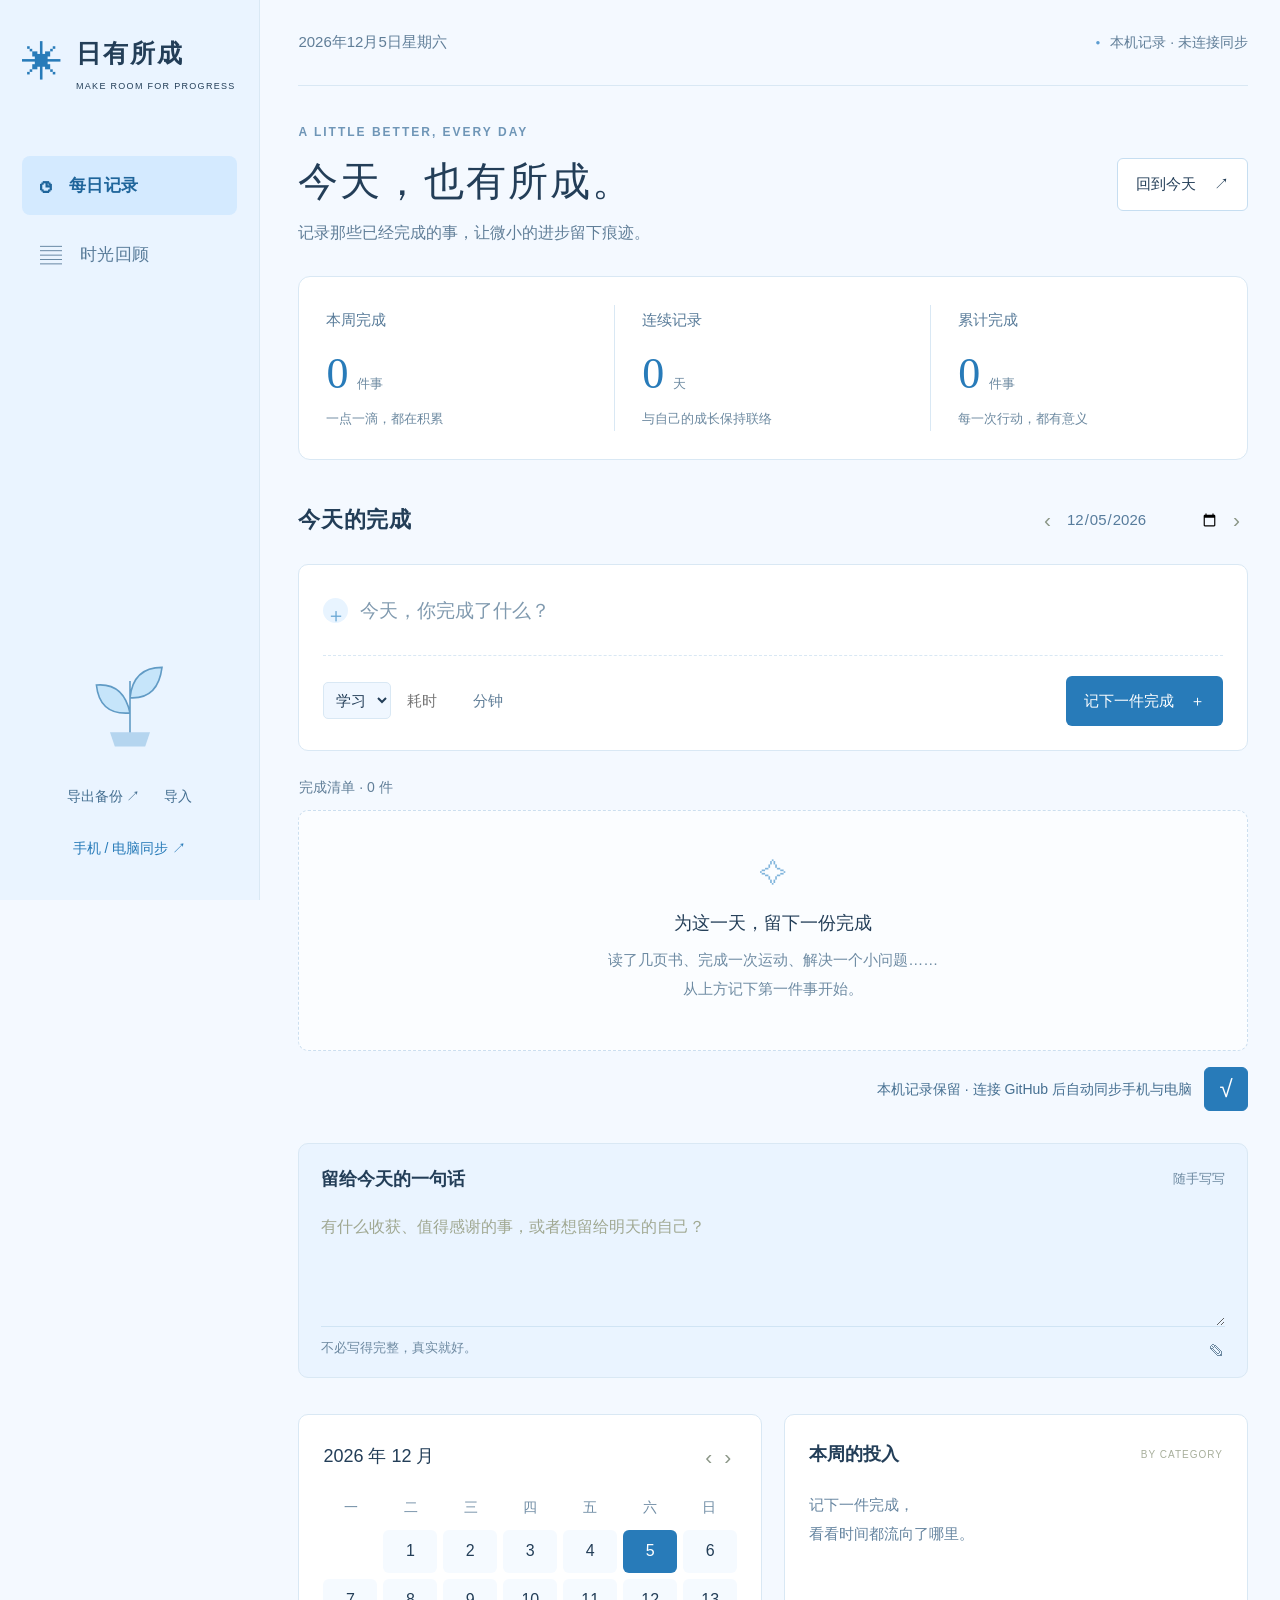
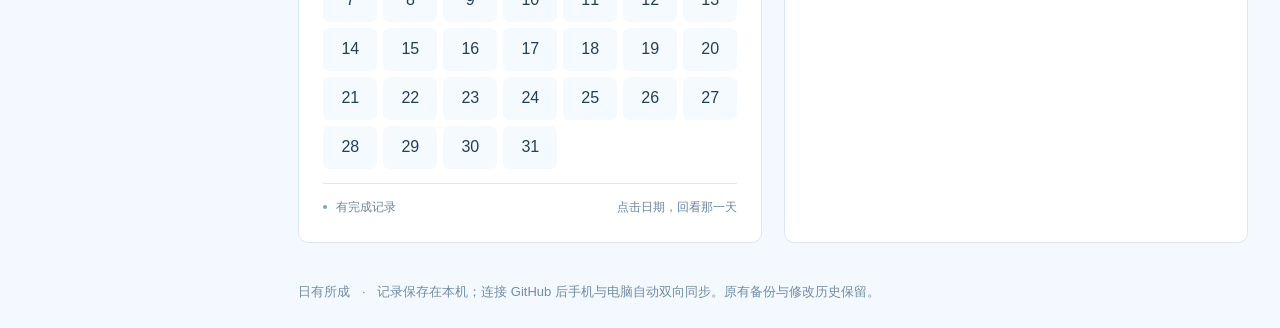
<file: docs/index.html>
<!doctype html>
<html lang="zh-CN">
<head><meta charset="UTF-8"><meta name="viewport" content="width=device-width,initial-scale=1"><meta name="theme-color" content="#287bb9"><meta name="description" content="记录每天完成的事，在日历里回顾自己的进步。"><title>日有所成 · 每一份完成，都值得被看见</title><link rel="icon" href="favicon.svg"><link rel="stylesheet" href="style.css?v=d6ddf6852123-github1"></head>
<body class="auth-loading">
<div id="session-loading" role="status"><span>✳</span><p id="loading-message">正在读取此浏览器的记录…</p><button id="reload-session" hidden>重新加载</button><p>本地数据未被覆盖。请检查浏览器存储权限后重试。</p></div>
<aside class="sidebar">
 <a class="brand" href="#today"><span class="brand-icon">✳</span><span>日有所成<small>MAKE ROOM FOR PROGRESS</small></span></a>
 <nav aria-label="主导航"><button class="nav active" id="nav-today"><span>◷</span> 每日记录</button><button class="nav" id="nav-review"><span>▤</span> 时光回顾</button></nav>
 <div class="sidebar-bottom"><div class="little-plant" aria-hidden="true"><svg viewBox="0 0 140 130"><path d="M70 110V45M70 85Q32 88 28 50Q62 47 70 85M70 66Q105 68 110 28Q74 28 70 66" fill="#c4d6b9" stroke="#537963" stroke-width="2"/><path d="M45 109h50l-6 18H51z" fill="#e2bfa2"/></svg></div><span id="sync-state" hidden>本地记录</span><button id="retry-sync" hidden>重试保存</button><div class="backup-actions"><button id="export">导出备份 ↗</button><button id="import">导入</button></div><button id="github-open" class="github-entry">手机 / 电脑同步 ↗</button><input hidden id="import-file" type="file" accept=".json,application/json"></div>
</aside>
<main>
 <header class="topbar"><span id="top-date"></span><div class="account-panel"><span class="account-dot">●</span><span id="account-label" title="连接同一个 GitHub 私有仓库即可在手机与电脑同步">本机记录 · 未连接同步</span></div></header>
 <section class="intro"><div><div class="eyebrow">A LITTLE BETTER, EVERY DAY</div><h1 id="page-title">今天，也有所成。</h1><p id="page-description">记录那些已经完成的事，让微小的进步留下痕迹。</p></div><button class="outline" id="jump-today">回到今天 <span>↗</span></button></section>
 <section class="stats" aria-label="完成统计"><div><span>本周完成</span><strong id="stat-week">0<small>件事</small></strong><p>一点一滴，都在积累</p></div><div><span>连续记录</span><strong id="stat-streak">0<small>天</small></strong><p>与自己的成长保持联络</p></div><div><span>累计完成</span><strong id="stat-all">0<small>件事</small></strong><p>每一次行动，都有意义</p></div><div class="stats-quote"><span class="quote-mark">“</span><p>不必每天都很厉害，<br>只需每天向前一点。</p><span class="quote-line"></span></div></section>
 <div class="workspace"><div class="primary">
 <section id="daily-view">
 <div class="section-heading"><h2 id="selected-heading">今天的完成</h2><div class="date-switch"><button id="prev-day" aria-label="前一天">‹</button><label><span class="sr-only">记录日期</span><input type="date" id="record-date" required></label><button id="next-day" aria-label="后一天">›</button></div></div>
 <form id="quick-form" class="quick-card"><div class="quick-title"><span class="plus-circle">＋</span><input id="quick-title" aria-label="已完成事项" placeholder="今天，你完成了什么？" maxlength="150" required autocomplete="off"></div><div class="quick-options"><label class="select-wrap"><span class="sr-only">分类</span><select id="quick-category"><option>学习</option><option>工作</option><option>生活</option><option>健康</option><option>其他</option></select></label><label class="minutes-wrap"><input type="number" id="quick-minutes" min="0" max="1440" step="1" placeholder="耗时" aria-label="耗时分钟"> 分钟</label><button class="primary-button" type="submit">记下一件完成 <span>＋</span></button></div></form>
 <div class="list-caption"><span id="day-count">完成清单 · 0 件</span><span>每一件小事，都值得打个勾</span></div><div id="daily-list" class="task-list"></div><div class="save-backup-control"><span id="save-backup-status" role="status" aria-live="polite"></span><button id="save-backup" type="button" class="outline" aria-label="立即同步手机与电脑" title="立即同步手机与电脑">√</button></div>
 <section class="reflection-card"><div class="reflection-title"><h3>留给今天的一句话</h3><span id="reflection-status">随手写写</span></div><textarea id="reflection" maxlength="4000" placeholder="有什么收获、值得感谢的事，或者想留给明天的自己？" aria-label="每日回顾"></textarea><div class="reflection-footer">不必写得完整，真实就好。<span>✎</span></div></section>
 </section>
 <section id="review-view" hidden><div class="section-heading"><h2>翻阅你的进步</h2><input type="date" id="review-date" aria-label="回顾参考日期"></div><div class="review-toolbar"><div class="tabs" role="group" aria-label="回顾时间范围"><button data-period="week" class="active">本周</button><button data-period="month">本月</button><button data-period="all">全部</button></div><label class="search-wrap"><span>⌕</span><input type="search" id="search" aria-label="搜索记录" placeholder="搜索事项或感想"></label></div><div class="review-summary"><div><span id="range-label"></span><strong id="range-total"></strong><p id="range-minutes"></p></div><div id="week-chart" class="week-chart" aria-label="每日完成数量"></div></div><div id="review-list"></div></section>
 </div>
 <aside class="right-panel"><section class="calendar-card"><div class="calendar-heading"><h3 id="calendar-title"></h3><div><button id="prev-month" aria-label="上个月">‹</button><button id="next-month" aria-label="下个月">›</button></div></div><div class="weekdays" aria-hidden="true"><span>一</span><span>二</span><span>三</span><span>四</span><span>五</span><span>六</span><span>日</span></div><div class="calendar-grid" id="calendar" role="group" aria-label="记录日历"></div><div class="calendar-legend"><span><i></i> 有完成记录</span><span>点击日期，回看那一天</span></div></section><section class="category-card"><div class="section-heading"><h3 id="category-heading">本周的投入</h3><span>BY CATEGORY</span></div><div id="category-bars"></div></section><div class="gentle-note"><span>✧</span><p>有些努力，<br>回头看时才发现它的分量。</p><small>YOUR EFFORTS ADD UP.</small></div></aside>
 </div>
 <footer>日有所成 <span>·</span> 记录保存在本机；连接 GitHub 后手机与电脑自动双向同步。原有备份与修改历史保留。</footer>
</main>
<dialog id="edit-dialog"><form id="edit-form"><div class="dialog-heading"><h2>编辑这份完成</h2><button type="button" id="close-edit" aria-label="关闭">×</button></div><label>完成事项<input id="edit-title" maxlength="150" required></label><div class="form-row"><label>完成日期<input type="date" id="edit-date" required></label><label>分类<select id="edit-category"><option>学习</option><option>工作</option><option>生活</option><option>健康</option><option>其他</option></select></label></div><label>耗时（分钟，可填 0）<input type="number" id="edit-minutes" min="0" max="1440" step="1" required></label><label>补充笔记<textarea id="edit-note" maxlength="2000" placeholder="做了什么、有什么收获……"></textarea></label><button class="primary-button" type="submit">保存修改</button></form></dialog>
<dialog id="import-dialog"><div class="dialog-heading"><h2>导入备份</h2><button id="cancel-import" aria-label="关闭">×</button></div><p id="import-description"></p><p class="muted">相同编号的事项以备份为准；已有的其他事项会保留。相同日期的感想以备份为准。</p><button id="confirm-import" class="primary-button">合并到我的记录</button></dialog>
<div id="toast" role="status" aria-live="polite" hidden><span id="toast-message"></span><button id="undo" hidden>撤销</button></div>
<dialog id="github-dialog" aria-labelledby="github-title"><div class="dialog-heading"><h2 id="github-title">手机与电脑同步</h2><button id="github-close" aria-label="关闭同步设置">×</button></div>
<p>在手机和电脑分别连接同一个 GitHub 私有仓库。首次连接会自动合并本机记录与最新旧版备份，并保留迁移副本；原有历史备份不会删除。</p>
<label>备份仓库<input id="github-repo" value="RPC66/daily-done-backups" spellcheck="false" autocomplete="off"></label>
<p class="muted">首次使用：<a href="https://github.com/settings/personal-access-tokens/new" target="_blank" rel="noopener noreferrer">在 GitHub 创建细粒度令牌 ↗</a>，仅选择 daily-done-backups 仓库，仓库权限 Contents 设为 Read and write，并设置有效期。</p>
<label>GitHub 令牌<input id="github-token" type="password" placeholder="填写仅限此私有仓库的令牌" autocomplete="off" spellcheck="false"></label>
<label><input id="github-remember" type="checkbox" style="display:inline;width:auto;min-height:0;margin-right:8px">在这台个人设备上记住授权，下次自动连接</label>
<p class="muted">默认仅本次页面使用；勾选后令牌会保存在本浏览器，请只在个人设备使用。“清除授权”可移除。令牌仅发送给 GitHub，不会写入备份，也不要发到聊天中。</p>
<p>保存后约 2 秒上传；页面打开时约每 30 秒读取另一端更新，切回页面和恢复联网时立即检查。关闭页面、后台限速或休眠会延迟同步。离线修改保留在本机，下次连接继续合并。同一条记录同时修改时按修订顺序确定显示版本，所有旧版本仍可下载找回。</p>
<button id="github-enable-auto" class="primary-button">连接并同步</button>
<div class="github-actions"><button id="github-save" class="outline">同步并另存备份</button><button id="github-list" class="outline">读取历史备份列表</button></div>
<label>历史备份<select id="github-files" aria-label="历史备份"><option value="">请先读取备份列表</option></select></label>
<div class="github-actions"><button id="github-restore" class="outline">恢复所选备份</button><button id="github-disconnect">清除授权</button></div>
<p id="github-auto-status" role="status" aria-live="polite">双向同步待连接</p>
<div class="github-actions"><button id="download-migration" class="outline">下载迁移前备份</button><button id="download-history" class="outline">下载全部历史版本</button></div>
<button id="download-checkpoint" class="outline">下载上次恢复前的备份</button>
<p id="github-status" role="status" aria-live="polite"></p></dialog>

<script type="module" src="app.mjs?v=ec0b733933c0"></script>
<script type="module" src="team/original-runner.mjs"></script>
</body></html>
</file>
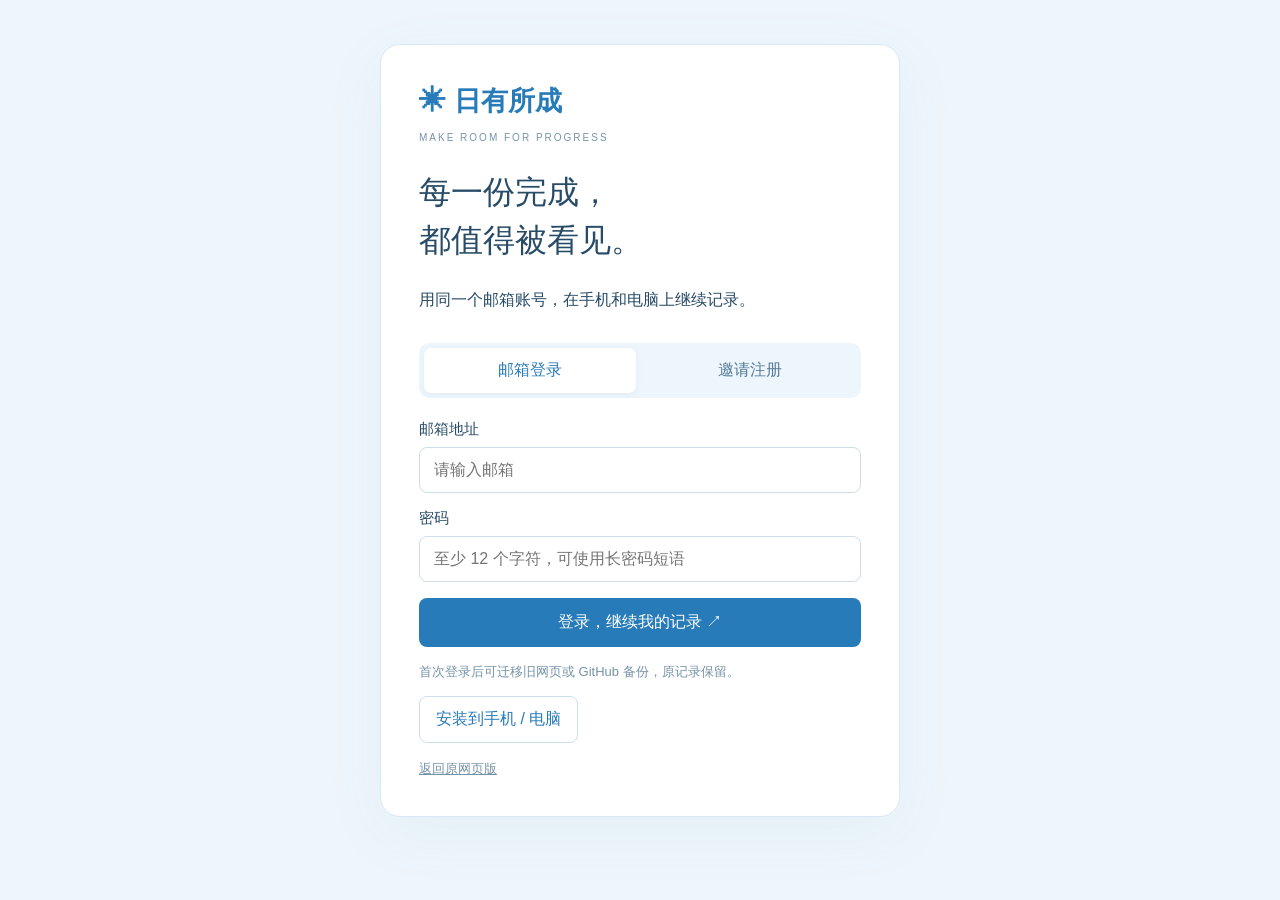
<file: docs/app/index.html>
<!doctype html>
<html lang="zh-CN">
<head><meta charset="UTF-8"><meta name="viewport" content="width=device-width,initial-scale=1"><meta name="theme-color" content="#287bb9"><meta name="description" content="记录每天完成的事，在日历里回顾自己的进步。"><title>日有所成 · 每一份完成，都值得被看见</title><link rel="icon" href="favicon.svg"><link rel="stylesheet" href="style.css?v=d6ddf6852123-github1"><link rel="manifest" href="manifest.webmanifest"><meta name="apple-mobile-web-app-capable" content="yes"><meta name="apple-mobile-web-app-title" content="日有所成"><link rel="apple-touch-icon" href="icons/icon-192.png"></head>
<body class="auth-loading">
<div id="session-loading" role="status"><span>✳</span><p id="loading-message">正在读取此浏览器的记录…</p><button id="reload-session" hidden>重新加载</button><p>本地数据未被覆盖。请检查浏览器存储权限后重试。</p></div>
<aside class="sidebar">
 <a class="brand" href="#today"><span class="brand-icon">✳</span><span>日有所成<small>MAKE ROOM FOR PROGRESS</small></span></a>
 <nav aria-label="主导航"><button class="nav active" id="nav-today"><span>◷</span> 每日记录</button><button class="nav" id="nav-review"><span>▤</span> 时光回顾</button></nav>
 <div class="sidebar-bottom"><div class="little-plant" aria-hidden="true"><svg viewBox="0 0 140 130"><path d="M70 110V45M70 85Q32 88 28 50Q62 47 70 85M70 66Q105 68 110 28Q74 28 70 66" fill="#c4d6b9" stroke="#537963" stroke-width="2"/><path d="M45 109h50l-6 18H51z" fill="#e2bfa2"/></svg></div><span id="sync-state" hidden>本地记录</span><button id="retry-sync" hidden>重试保存</button><div class="backup-actions"><button id="export">导出备份 ↗</button><button id="import">导入</button></div><button id="account-settings" class="github-entry">账号 / 同步 / 安装 ↗</button><input hidden id="import-file" type="file" accept=".json,application/json"></div>
</aside>
<main>
 <header class="topbar"><span id="top-date"></span><div class="account-panel"><span class="account-dot">●</span><span id="account-label" title="使用同一邮箱账号，在手机与电脑上继续记录">邮箱账号</span></div></header>
 <section class="intro"><div><div class="eyebrow">A LITTLE BETTER, EVERY DAY</div><h1 id="page-title">今天，也有所成。</h1><p id="page-description">记录那些已经完成的事，让微小的进步留下痕迹。</p></div><button class="outline" id="jump-today">回到今天 <span>↗</span></button></section>
 <section class="stats" aria-label="完成统计"><div><span>本周完成</span><strong id="stat-week">0<small>件事</small></strong><p>一点一滴，都在积累</p></div><div><span>连续记录</span><strong id="stat-streak">0<small>天</small></strong><p>与自己的成长保持联络</p></div><div><span>累计完成</span><strong id="stat-all">0<small>件事</small></strong><p>每一次行动，都有意义</p></div><div class="stats-quote"><span class="quote-mark">“</span><p>不必每天都很厉害，<br>只需每天向前一点。</p><span class="quote-line"></span></div></section>
 <div class="workspace"><div class="primary">
 <section id="daily-view">
 <div class="section-heading"><h2 id="selected-heading">今天的完成</h2><div class="date-switch"><button id="prev-day" aria-label="前一天">‹</button><label><span class="sr-only">记录日期</span><input type="date" id="record-date" required></label><button id="next-day" aria-label="后一天">›</button></div></div>
 <form id="quick-form" class="quick-card"><div class="quick-title"><span class="plus-circle">＋</span><input id="quick-title" aria-label="已完成事项" placeholder="今天，你完成了什么？" maxlength="150" required autocomplete="off"></div><div class="quick-options"><label class="select-wrap"><span class="sr-only">分类</span><select id="quick-category"><option>学习</option><option>工作</option><option>生活</option><option>健康</option><option>其他</option></select></label><label class="minutes-wrap"><input type="number" id="quick-minutes" min="0" max="1440" step="1" placeholder="耗时" aria-label="耗时分钟"> 分钟</label><button class="primary-button" type="submit">记下一件完成 <span>＋</span></button></div></form>
 <div class="list-caption"><span id="day-count">完成清单 · 0 件</span><span>每一件小事，都值得打个勾</span></div><div id="daily-list" class="task-list"></div><div class="save-backup-control"><span id="save-backup-status" role="status" aria-live="polite"></span><button id="save-backup" type="button" class="outline" aria-label="立即同步手机与电脑" title="立即同步手机与电脑">√</button></div>
 <section class="reflection-card"><div class="reflection-title"><h3>留给今天的一句话</h3><span id="reflection-status">随手写写</span></div><textarea id="reflection" maxlength="4000" placeholder="有什么收获、值得感谢的事，或者想留给明天的自己？" aria-label="每日回顾"></textarea><div class="reflection-footer">不必写得完整，真实就好。<span>✎</span></div></section>
 </section>
 <section id="review-view" hidden><div class="section-heading"><h2>翻阅你的进步</h2><input type="date" id="review-date" aria-label="回顾参考日期"></div><div class="review-toolbar"><div class="tabs" role="group" aria-label="回顾时间范围"><button data-period="week" class="active">本周</button><button data-period="month">本月</button><button data-period="all">全部</button></div><label class="search-wrap"><span>⌕</span><input type="search" id="search" aria-label="搜索记录" placeholder="搜索事项或感想"></label></div><div class="review-summary"><div><span id="range-label"></span><strong id="range-total"></strong><p id="range-minutes"></p></div><div id="week-chart" class="week-chart" aria-label="每日完成数量"></div></div><div id="review-list"></div></section>
 </div>
 <aside class="right-panel"><section class="calendar-card"><div class="calendar-heading"><h3 id="calendar-title"></h3><div><button id="prev-month" aria-label="上个月">‹</button><button id="next-month" aria-label="下个月">›</button></div></div><div class="weekdays" aria-hidden="true"><span>一</span><span>二</span><span>三</span><span>四</span><span>五</span><span>六</span><span>日</span></div><div class="calendar-grid" id="calendar" role="group" aria-label="记录日历"></div><div class="calendar-legend"><span><i></i> 有完成记录</span><span>点击日期，回看那一天</span></div></section><section class="category-card"><div class="section-heading"><h3 id="category-heading">本周的投入</h3><span>BY CATEGORY</span></div><div id="category-bars"></div></section><div class="gentle-note"><span>✧</span><p>有些努力，<br>回头看时才发现它的分量。</p><small>YOUR EFFORTS ADD UP.</small></div></aside>
 </div>
 <footer>日有所成 <span>·</span> 邮箱账号同步 · 离线记录保存在本机，联网后继续同步。原有备份与修改历史保留。</footer>
</main>
<dialog id="edit-dialog"><form id="edit-form"><div class="dialog-heading"><h2>编辑这份完成</h2><button type="button" id="close-edit" aria-label="关闭">×</button></div><label>完成事项<input id="edit-title" maxlength="150" required></label><div class="form-row"><label>完成日期<input type="date" id="edit-date" required></label><label>分类<select id="edit-category"><option>学习</option><option>工作</option><option>生活</option><option>健康</option><option>其他</option></select></label></div><label>耗时（分钟，可填 0）<input type="number" id="edit-minutes" min="0" max="1440" step="1" required></label><label>补充笔记<textarea id="edit-note" maxlength="2000" placeholder="做了什么、有什么收获……"></textarea></label><button class="primary-button" type="submit">保存修改</button></form></dialog>
<dialog id="import-dialog"><div class="dialog-heading"><h2>导入备份</h2><button id="cancel-import" aria-label="关闭">×</button></div><p id="import-description"></p><p class="muted">相同编号的事项以备份为准；已有的其他事项会保留。相同日期的感想以备份为准。</p><button id="confirm-import" class="primary-button">合并到我的记录</button></dialog>
<div id="toast" role="status" aria-live="polite" hidden><span id="toast-message"></span><button id="undo" hidden>撤销</button></div>
<dialog id="account-dialog" aria-labelledby="account-title"><div class="dialog-heading"><h2 id="account-title">账号、同步与安装</h2><button id="account-close" aria-label="关闭设置">×</button></div><p>当前账号：<strong id="account-email"></strong></p><p id="cloud-status" role="status" aria-live="polite"></p><div class="github-actions"><button id="cloud-sync-now" class="primary-button">立即同步</button><button id="install-app" class="outline">安装到手机 / 电脑</button><button id="logout-app" class="outline">退出登录</button></div><p id="install-status" role="status"></p>
<h3>迁移旧记录</h3><p>同一个浏览器中的原网页记录可以直接迁移；也可从 GitHub 读取最新旧备份。迁移需确认，原始记录和历史备份保留。</p><button id="migrate-local" class="outline">从原网页迁移记录</button><details><summary>从 GitHub 迁移</summary><label>原备份仓库<input id="migration-repo" value="RPC66/daily-done-backups" autocomplete="off"></label><label>原 GitHub 令牌<input id="migration-token" type="password" placeholder="仅迁移本次使用，不会发送到账号服务" autocomplete="off"></label><p>如果原网页已记住 GitHub 授权，可留空令牌直接读取。日常账号同步不需要 GitHub 令牌。</p><button id="migrate-github" class="outline">读取旧备份并预览</button></details>
<h3>找回历史记录</h3><div class="github-actions"><button id="download-migration" class="outline">下载应用迁移前备份</button><button id="download-checkpoint" class="outline">下载上次导入前备份</button><button id="download-history" class="outline">下载全部历史版本</button></div><p>退出登录后，本机未上传的记录仍保存在该邮箱账号下，下次登录继续同步。</p></dialog>
<dialog id="migration-dialog"><div class="dialog-heading"><h2>确认迁移旧记录</h2></div><p id="migration-summary"></p><div class="github-actions"><button id="migration-confirm" class="primary-button">合并到当前邮箱账号</button><button id="migration-cancel" class="outline">取消</button></div></dialog>
<dialog id="install-guide"><div class="dialog-heading"><h2>安装日有所成</h2></div><p>iPhone / iPad：用 Safari 打开，点击“分享”→“添加到主屏幕”。</p><p>安卓：用支持安装应用的浏览器打开，选择“安装应用”或“添加到主屏幕”。</p><p>电脑：在 Edge 或 Chrome 地址栏选择安装图标，或在菜单中选择“安装此网站为应用”。</p><button id="install-close" class="primary-button">知道了</button></dialog>

<script type="module" src="app.mjs"></script></body></html>
</file>
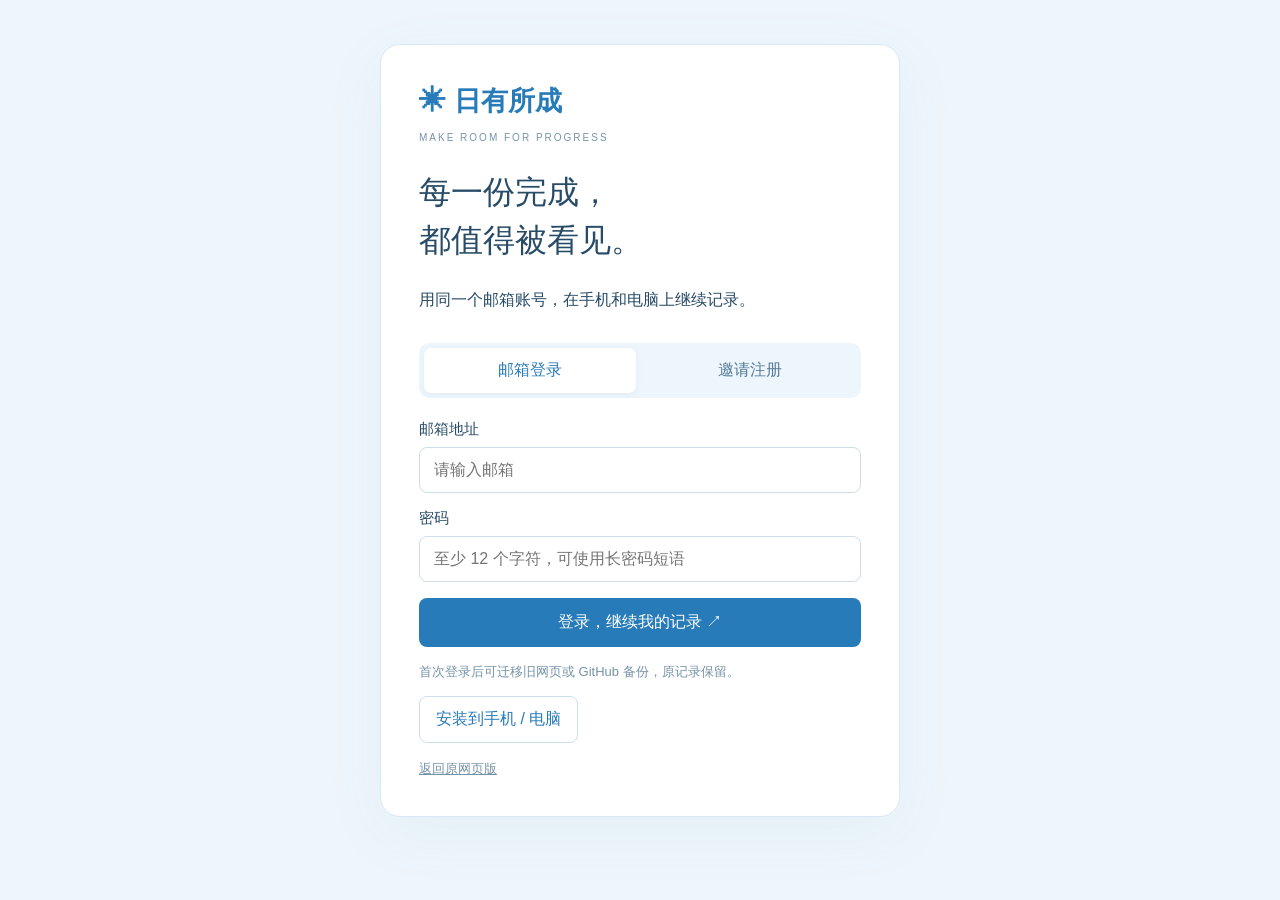
<file: app-src/login.html>
<!doctype html><html lang="zh-CN"><head><meta charset="UTF-8"><meta name="viewport" content="width=device-width,initial-scale=1"><meta name="theme-color" content="#287bb9"><meta name="apple-mobile-web-app-capable" content="yes"><link rel="manifest" href="manifest.webmanifest"><link rel="icon" href="favicon.svg"><link rel="apple-touch-icon" href="icons/icon-192.png"><link rel="stylesheet" href="login.css"><title>邮箱登录 · 日有所成</title></head><body>
<main class="login-card"><a class="brand" href="./">✳ 日有所成</a><p class="eyebrow">MAKE ROOM FOR PROGRESS</p><h1>每一份完成，<br>都值得被看见。</h1><p>用同一个邮箱账号，在手机和电脑上继续记录。</p>
<div class="tabs" role="group" aria-label="选择登录或注册"><button id="login-tab" aria-pressed="true">邮箱登录</button><button id="register-tab" aria-pressed="false">邀请注册</button></div>
<form id="login-form"><label>邮箱地址<input id="email" type="email" autocomplete="email" maxlength="254" placeholder="请输入邮箱" required></label><label>密码<input id="password" type="password" autocomplete="current-password" minlength="12" maxlength="128" placeholder="至少 12 个字符，可使用长密码短语" required></label>
<div id="register-fields" hidden><p class="muted">仅限邀请注册，最多 100 个账号；邀请码只在首次注册时使用。</p><label>邀请码<input id="invitation" type="text" autocomplete="off" autocapitalize="none" spellcheck="false" maxlength="48" pattern="[a-fA-F0-9]{48}" placeholder="请输入邀请人提供的一次性邀请码"></label><label>确认密码<input id="repeat-password" type="password" autocomplete="new-password" minlength="12" maxlength="128"></label><label class="consent"><input id="confirmed" type="checkbox"><span>我已确认邮箱填写正确，并会妥善保管密码。目前暂不发送验证邮件，也不支持邮件找回密码。</span></label></div>
<p id="message" role="alert"></p><button id="login-submit" type="submit" class="primary-button"><span id="submit-label">登录，继续我的记录</span> ↗</button></form>
<p class="muted">首次登录后可迁移旧网页或 GitHub 备份，原记录保留。</p><button id="install-app" class="outline">安装到手机 / 电脑</button><p id="install-status" role="status"></p><a class="muted" href="../">返回原网页版</a></main>
<dialog id="install-guide"><h2>安装日有所成</h2><p>iPhone / iPad：用 Safari 打开，点击“分享”→“添加到主屏幕”。</p><p>安卓：用支持安装应用的浏览器打开，选择“安装应用”或“添加到主屏幕”。</p><p>电脑：在 Edge 或 Chrome 地址栏选择安装图标，或在菜单中选择“安装此网站为应用”。</p><button id="install-close" class="primary-button">知道了</button></dialog>
<script type="module" src="login.mjs"></script></body></html>
</file>
<file: docs/style.css>
:root{--green:#265b49;--dark:#293c34;--muted:#7f8a80;--line:#e6e9e1;--paper:#f7f8f3;--light:#edf2e8;--accent:#a7b98e}*{box-sizing:border-box}body{margin:0;background:var(--paper);color:var(--dark);font:14px/1.6 "Segoe UI","PingFang SC","Microsoft YaHei",sans-serif}button,input,textarea,select{font:inherit;color:inherit}button,a,input,textarea,select{-webkit-tap-highlight-color:transparent}button{cursor:pointer}button{border:0;background:none}button:hover{filter:brightness(.94)}button:focus-visible,a:focus-visible{outline:2px solid #4c8a6d;outline-offset:4px}input,textarea,select{outline:none}input:focus,textarea:focus,select:focus{border-color:#799c83!important;box-shadow:0 0 0 3px #71967b18}a{color:inherit;text-decoration:none}[hidden]{display:none!important}.sidebar{width:228px;position:fixed;inset:0 auto 0 0;border-right:1px solid var(--line);background:#f0f2e9;padding:39px 24px;display:flex;flex-direction:column;z-index:2}.brand{display:flex;gap:11px;align-items:center;font-size:22px;font-weight:650;letter-spacing:2px;white-space:nowrap}.brand-icon{font-size:41px;line-height:1;color:var(--green);font-weight:400}.brand small{display:block;font-size:7px;letter-spacing:1.3px;margin-top:3px;font-weight:500}nav{margin-top:61px;display:grid;gap:10px}.nav{text-align:left;width:100%;padding:13px 18px;border-radius:8px;color:#768373;letter-spacing:.5px}.nav span{display:inline-block;margin-right:12px;font-size:22px;vertical-align:middle;line-height:1}.nav.active{background:#e0e8d8;color:var(--green);font-weight:600}.sidebar-bottom{margin-top:auto;text-align:center}.little-plant{width:112px;margin:35px auto 17px}.little-plant svg{width:100%}.sidebar-bottom p{font-size:12px;color:#7a8974}.storage-label{display:block;font-size:10px;color:#899181;margin-top:40px}.storage-label i,.calendar-legend i{display:inline-block;width:5px;height:5px;border-radius:50%;background:#87a173;margin:0 5px 2px 0}.backup-actions{display:flex;justify-content:center;gap:12px;margin-top:10px;font-size:11px;color:#557259}main{margin-left:228px;padding:0 48px;max-width:1680px}.topbar{height:80px;display:flex;align-items:center;justify-content:space-between;border-bottom:1px solid var(--line);font-size:12px;color:var(--muted)}.top-note{font-size:11px;letter-spacing:1px}.top-note span{margin-left:14px;color:#8b9e74;font-size:21px}.intro{display:flex;justify-content:space-between;align-items:center;margin:36px 0 29px}.eyebrow{font-size:9px;letter-spacing:2px;color:#8d9d80;font-weight:600}h1{font-family:"Songti SC","SimSun",serif;font-weight:500;font-size:34px;letter-spacing:2px;line-height:1.5;margin:9px 0 7px}.intro p{color:var(--muted);font-size:12px;margin:0}.outline{border:1px solid #d8dfd2;border-radius:6px;padding:9px 15px;background:#fbfcf8;font-size:11px}.outline span{margin-left:14px}.stats{display:grid;grid-template-columns:repeat(3,1fr) 1.25fr;background:#fff;border:1px solid var(--line);border-radius:12px;padding:24px 0;margin-bottom:34px}.stats>div{padding:0 27px;border-right:1px solid var(--line)}.stats>div:last-child{border:0}.stats>div>span{font-size:11px;color:var(--muted)}.stats strong{display:block;font:38px/1.5 Georgia,serif;color:var(--green);margin:6px 0 1px}.stats strong small{font:11px "Microsoft YaHei",sans-serif;margin-left:9px;color:#899282}.stats p{font-size:10px;color:#9aa191;margin:0}.stats .stats-quote{position:relative;padding-left:35px;display:flex;justify-content:center;flex-direction:column;background:linear-gradient(90deg,white,#f9faf5);margin:-24px 0;border-radius:0 12px 12px 0}.stats-quote .quote-mark{font:49px/1 Georgia,serif;color:#ccd7bb}.stats-quote p{font-family:"SimSun",serif;font-size:14px;line-height:1.9;color:#7e8b70}.quote-line{height:1px;width:24px;background:#bdcaa9;margin-top:13px}.workspace{display:grid;grid-template-columns:minmax(0,1fr) 294px;gap:30px}.section-heading{display:flex;align-items:center;justify-content:space-between;margin-bottom:17px;gap:10px}h2{font-size:17px;font-weight:600;letter-spacing:.7px;margin:0}h3{font-size:13px;font-weight:600;margin:0}.date-switch{display:flex;align-items:center;gap:6px}.date-switch button,.calendar-heading button{font-size:21px;color:#8c9788;padding:0 8px}.date-switch input,#review-date{width:122px;font-size:11px;border:0;background:none;color:#7e8b79;min-height:28px}.quick-card{border:1px solid #dbe3d3;background:white;border-radius:10px;padding:20px 20px 14px}.quick-title{display:flex;gap:12px;align-items:center}.quick-title input{width:100%;border:0;background:none;font-size:14px;padding:5px 0;box-shadow:none}.quick-title input::placeholder{color:#a0a697}.plus-circle{font-size:20px;display:grid;place-items:center;background:#edf3e5;border-radius:50%;width:25px;height:25px;flex-shrink:0;color:#92aa79}.quick-options{display:flex;align-items:center;gap:12px;border-top:1px dashed #e8ebe1;padding-top:14px;margin-top:17px}.select-wrap select{border:1px solid #e8ebe3;background:#f7f9f3;border-radius:5px;font-size:10px;padding:4px 7px;max-width:78px}.minutes-wrap{font-size:10px;color:#8e9788;white-space:nowrap}.minutes-wrap input{width:50px;border:0;background:none;padding:4px;font-size:10px}.primary-button{background:var(--green);color:#fff;border-radius:6px;font-size:11px;padding:10px 16px;white-space:nowrap}.primary-button span{font-size:15px;margin-left:12px}.quick-options .primary-button{margin-left:auto}.list-caption{display:flex;justify-content:space-between;font-size:10px;color:#9aa28f;margin:24px 1px 11px}.list-caption span:first-child{color:#7a8773}.task-list{display:grid;gap:9px}.task{border:1px solid var(--line);background:white;display:flex;align-items:flex-start;padding:16px;border-radius:8px;gap:13px}.check-icon{width:22px;height:22px;border-radius:50%;background:#eaf2e2;color:#6f8f59;display:grid;place-items:center;font-size:12px;flex-shrink:0;margin-top:2px}.task-body{flex:1;min-width:0}.task h4{font-size:13px;font-weight:500;margin:0 0 7px;overflow-wrap:anywhere}.task-meta{display:flex;gap:11px;align-items:center;color:#9ba28f;font-size:10px}.tag{background:#edf2e7;color:#7f966a;border-radius:4px;padding:1px 7px}.tag-工作{background:#edf1f7;color:#788b9e}.tag-生活{background:#f8eee2;color:#b49266}.tag-健康{background:#f2edf5;color:#9b81ae}.tag-其他{background:#eff0ed;color:#8d9385}.task-note{font-size:12px;color:#899181;margin:9px 0 0;white-space:pre-wrap;overflow-wrap:anywhere}.task-actions{display:flex;gap:3px}.task-actions button{font-size:11px;color:#a3ab9b;padding:2px 5px}.empty-state{border:1px dashed #dce2d3;border-radius:10px;text-align:center;padding:35px 16px;background:#fbfcf8}.empty-icon{font-size:27px;display:block;color:#9aac88;margin-bottom:9px}.empty-state h3{font-size:13px;font-weight:500}.empty-state p{color:#98a18e;font-size:11px;line-height:1.9;margin:7px 0}.reflection-card{margin-top:25px;padding:20px 22px 12px;border-radius:10px;background:#f0f2e9;border:1px solid #e5e8dc}.reflection-title{display:flex;align-items:center;justify-content:space-between}.reflection-title span{font-size:9px;color:#99a38d}.reflection-card textarea{display:block;resize:vertical;width:100%;min-height:95px;border:0;background:none;font-size:12px;line-height:1.9;padding:16px 0;box-shadow:none}.reflection-card textarea::placeholder{color:#a0a892;font-size:11px}.reflection-footer{border-top:1px solid #e2e6d7;font-size:9px;color:#9ca68c;padding-top:10px;display:flex;justify-content:space-between}.reflection-footer span{font-size:16px}.calendar-card,.category-card{border:1px solid var(--line);border-radius:10px;background:white;padding:20px}.calendar-heading{display:flex;justify-content:space-between;align-items:center;margin-bottom:20px}.calendar-heading h3{font-size:13px;font-weight:500}.calendar-heading button{padding:0 6px}.weekdays,.calendar-grid{display:grid;grid-template-columns:repeat(7,1fr);gap:4px;text-align:center}.weekdays{font-size:10px;color:#a1a897;margin-bottom:10px}.calendar-grid button{height:31px;font:11px Georgia,serif;position:relative;border-radius:6px;padding:0}.calendar-grid button.today{outline:1px solid #c8d4bb;outline-offset:-1px}.calendar-grid button.selected{background:var(--green);color:white;outline:0}.calendar-grid button.has-record::after{content:"";position:absolute;width:3px;height:3px;background:#94ac78;bottom:3px;left:calc(50% - 1.5px);border-radius:50%}.calendar-grid button.selected::after{background:white}.calendar-legend{border-top:1px solid var(--line);padding-top:13px;display:flex;justify-content:space-between;font-size:8px;color:#a2aa97;margin-top:14px}.calendar-legend i{width:4px;height:4px}.category-card{margin-top:20px}.category-card .section-heading{margin-bottom:21px}.category-card .section-heading>span{font-size:7px;letter-spacing:1px;color:#a8af9c}.category-row{font-size:10px;margin-top:14px}.category-row>div:first-child{display:flex;justify-content:space-between;color:#8a957f}.bar-track{height:5px;background:#f1f3eb;border-radius:4px;margin-top:7px;overflow:hidden}.bar-fill{height:100%;background:#9db38a;border-radius:4px}.category-empty{color:#a0aa93;font-size:11px;line-height:1.9}.gentle-note{padding:30px 20px 0;color:#9ca98a}.gentle-note>span{font-size:27px}.gentle-note p{font:15px/1.9 "SimSun",serif;margin:8px 0 15px;color:#899879}.gentle-note small{font-size:7px;letter-spacing:2px}footer{padding:38px 0 24px;font-size:9px;letter-spacing:1px;color:#a9af9e}footer span{padding:0 8px}.review-toolbar{display:flex;gap:14px;justify-content:space-between;align-items:center;margin:20px 0}.tabs{display:flex;background:#e9eee1;padding:4px;border-radius:6px;flex-shrink:0}.tabs button{padding:5px 12px;font-size:11px;color:#8d9c7d;border-radius:4px}.tabs .active{background:white;color:var(--green);box-shadow:0 1px 3px #233c3312}.search-wrap{display:flex;align-items:center;border:1px solid #dfe5d7;border-radius:6px;padding:5px 9px;background:#fff;min-width:0}.search-wrap span{font-size:20px;color:#90a080;line-height:1}.search-wrap input{width:100%;max-width:160px;border:0;font-size:11px;padding:3px 6px;box-shadow:none}.review-summary{background:#edf2e6;border-radius:10px;padding:20px;display:flex;gap:16px;justify-content:space-between;margin-bottom:25px}.review-summary>div:first-child{min-width:120px}.review-summary span{font-size:10px;color:#7e8c70}.review-summary strong{display:block;font-size:23px;color:var(--green);margin:8px 0}.review-summary p{font-size:10px;color:#8b987c;margin:0}.week-chart{display:flex;align-items:flex-end;gap:9px;flex:1;max-width:230px;height:104px}.chart-column{flex:1;display:flex;flex-direction:column;justify-content:flex-end;align-items:center;height:100%;gap:3px;font-size:8px}.chart-column .chart-bar{width:70%;background:#a9be93;border-radius:3px;min-height:3px}.chart-column small{color:#92a47e;font-size:8px}.review-group{margin-bottom:25px}.review-group-heading{display:flex;justify-content:space-between;align-items:center;margin-bottom:11px;font-size:12px}.review-group-heading span{font-size:10px;color:#9ba68f}.review-group .task{margin-bottom:8px}.review-reflection{font-size:12px;color:#7e8d70;white-space:pre-wrap;overflow-wrap:anywhere;border-left:2px solid #c4d3b1;padding:8px 13px;background:#f0f3e9}dialog{border:1px solid #dce3d4;border-radius:14px;padding:26px;max-width:470px;width:calc(100% - 32px);box-shadow:0 25px 100px #273c3330;background:#fcfdf9}dialog::backdrop{background:#243e3345;backdrop-filter:blur(3px)}.dialog-heading{display:flex;align-items:center;justify-content:space-between;margin-bottom:20px}.dialog-heading h2{font-size:18px}.dialog-heading button{font-size:24px;color:#929d88}dialog label{display:block;font-size:12px;margin-top:13px;color:#7d8b70}dialog input,dialog select,dialog textarea{display:block;width:100%;background:white;border:1px solid #dfe5d6;border-radius:6px;padding:9px;margin-top:5px}dialog textarea{min-height:90px;resize:vertical}.form-row{display:flex;gap:16px}.form-row label{flex:1;min-width:0}dialog .primary-button{margin-top:22px;width:100%}.muted{color:#9aa48e;font-size:12px}#toast{position:fixed;left:calc(50% + 70px);transform:translateX(-50%);bottom:25px;padding:13px 20px;background:#2d5141;color:white;border-radius:8px;box-shadow:0 5px 20px #203b3322;font-size:12px;z-index:10;max-width:90vw}#undo{color:#d2e5b8;margin-left:15px;text-decoration:underline}.sr-only{position:absolute;width:1px;height:1px;padding:0;margin:-1px;overflow:hidden;clip:rect(0,0,0,0);white-space:nowrap;border:0}@media(min-width:1500px){main{padding:0 65px}.workspace{gap:38px;grid-template-columns:minmax(0,1fr) 330px}.calendar-grid button{height:36px}}@media(max-width:1180px){main{padding:0 27px;margin-left:200px}.sidebar{width:200px;padding:35px 18px}.brand{font-size:19px}.brand small{font-size:6px}.workspace{gap:22px;grid-template-columns:minmax(0,1fr) 260px}.stats>div{padding:0 18px}.stats .stats-quote{padding-left:20px}.stats-quote p{font-size:12px}.quick-card{padding:18px 14px}.quick-options{gap:5px}.primary-button{padding:10px 12px}.list-caption>span:last-child{display:none}.right-panel .calendar-card{padding:16px}.review-toolbar{flex-wrap:wrap}}@media(max-width:980px){.workspace{grid-template-columns:minmax(0,1fr)}.right-panel{display:grid;grid-template-columns:1fr 1fr;gap:20px}.category-card{margin-top:0}.gentle-note{display:none}.stats{grid-template-columns:repeat(3,1fr)}.stats .stats-quote{display:none}.stats>div:nth-child(3){border:0}.intro{align-items:flex-end}h1{font-size:29px}}@media(max-width:650px){.sidebar{position:static;width:100%;padding:18px 20px 0;border-right:0;border-bottom:1px solid var(--line);display:block}.brand{font-size:20px;gap:10px}.brand-icon{font-size:33px}.brand small{font-size:6px}nav{margin-top:20px;display:flex;gap:12px}.nav{padding:10px 15px;width:auto;border-radius:7px 7px 0 0;font-size:12px}.nav span{font-size:17px;margin-right:5px}.sidebar-bottom{position:absolute;top:15px;right:16px;margin:0}.little-plant,.sidebar-bottom p{display:none}.storage-label{margin:0;font-size:8px}.backup-actions{font-size:10px;gap:4px;margin-top:5px}main{margin:0;padding:0 20px}.topbar{height:48px;font-size:10px}.top-note{display:none}.intro{margin:26px 0 24px;gap:8px}.eyebrow{font-size:7px;letter-spacing:1.5px}h1{font-size:27px;letter-spacing:1px}.intro p{font-size:10px;max-width:220px;line-height:1.8}.outline{font-size:10px;padding:6px 10px;flex-shrink:0}.outline span{margin-left:4px}.stats{padding:18px 0;margin-bottom:26px}.stats>div{padding:0 14px}.stats>div>span{font-size:10px}.stats strong{font-size:29px}.stats strong small{font-size:9px;margin-left:5px}.stats p{display:none}.workspace{gap:25px}.section-heading{gap:5px}h2{font-size:16px}.date-switch{gap:0}.date-switch button{padding:0 6px}.quick-title input{font-size:12px}.quick-options{gap:5px}.quick-options .primary-button{font-size:10px;padding:9px 10px}.primary-button span{margin-left:3px}.minutes-wrap{font-size:9px}.minutes-wrap input{width:41px}.right-panel{grid-template-columns:1fr}.category-card{display:none}.calendar-grid button{height:36px}.task{padding:14px 12px;gap:10px}.task-actions{flex-direction:column}.task h4{font-size:12px}.reflection-card{padding:17px}.reflection-title h3{font-size:12px}.calendar-legend{font-size:10px}footer{text-align:center;font-size:8px;padding-top:25px}.review-summary{padding:15px}.week-chart{gap:4px}.tabs button{padding:5px 13px}.search-wrap{flex:1}.search-wrap input{max-width:none;min-width:40px}#toast{left:50%;width:max-content}}

.auth-loading .sidebar,.auth-loading main{visibility:hidden}#session-loading{position:fixed;inset:0;display:flex;align-items:center;justify-content:center;flex-direction:column;gap:10px;background:#f7f8f3;z-index:20;color:#819373}#session-loading>span{font-size:44px;color:#396649}#session-loading>p{font-size:12px}#session-loading>a,#reload-session{font-size:12px;text-decoration:underline;text-underline-offset:3px}.account-panel{display:flex;align-items:center;gap:10px;font-size:11px;min-width:0}.account-dot{font-size:8px;color:#91a47e}#account-label{max-width:190px;overflow:hidden;text-overflow:ellipsis;white-space:nowrap}#logout{font-size:10px;color:#98a38b;border-left:1px solid #dce3d3;padding-left:12px}.sync-error{color:#b38965}#retry-sync{font-size:10px;text-decoration:underline;color:#ae865c;padding:0 3px}button:disabled{cursor:wait;opacity:.6}#migration-banner{display:flex;gap:15px;align-items:center;padding:12px 16px;border:1px solid #dce5cd;background:#f0f5e6;border-radius:8px;margin-bottom:22px;color:#7f9169;font-size:11px}#migration-banner p{margin:0;flex:1}#migrate-local{color:#486b31;white-space:nowrap}#dismiss-migration{font-size:18px;color:#a4b28e}@media(max-width:650px){.account-panel{gap:6px;font-size:9px}#account-label{max-width:105px}#logout{font-size:9px;padding-left:7px}#migration-banner{flex-wrap:wrap;gap:8px}#migration-banner p{flex-basis:100%}.intro{align-items:flex-start}.intro h1{font-size:25px}#jump-today{margin-top:19px}}

.github-entry{display:block;margin:12px auto 0;color:#235948;font-size:12px}.github-actions{display:flex;flex-wrap:wrap;gap:12px;margin:18px 0}#github-dialog{max-width:560px;width:calc(100% - 32px);max-height:90dvh;overflow:auto}#github-dialog p{font-size:13px;line-height:1.7}#github-dialog label{display:block;margin:14px 0}#github-dialog input,#github-dialog select{width:100%;box-sizing:border-box;margin-top:7px}#github-dialog a{text-decoration:underline}#github-status{min-height:24px;overflow-wrap:anywhere}
/* Spacious light-blue theme for the browser-local edition. */
#daily-view .save-backup-control{justify-content:flex-end;margin-top:16px}#daily-view .save-backup-control #save-backup{width:44px;height:44px;padding:0;font-size:24px;display:inline-grid;place-items:center;flex-shrink:0}
.list-caption{align-items:center;gap:12px;flex-wrap:wrap}.save-backup-control{display:flex;align-items:center;gap:12px;flex-wrap:wrap}.save-backup-control #save-backup{font-size:15px;min-height:44px;padding:9px 16px;color:#fff;background:#287bb9;border-color:#287bb9}.save-backup-control #save-backup-status{display:inline!important;font-size:14px;color:#456f91;max-width:340px;overflow-wrap:anywhere}
#github-auto-status{display:block;margin:10px 0 0;font-size:13px;line-height:1.6;color:#456f91;overflow-wrap:anywhere}
:root{--green:#287bb9;--dark:#233e58;--muted:#607e98;--line:#d9e8f4;--paper:#f4f9ff;--light:#eaf4ff;--accent:#81b7df}
body{font-size:17px;line-height:1.75;background:var(--paper)}
.sidebar{width:260px;background:#eaf4ff;padding:32px 22px}.brand{font-size:25px}.brand small{font-size:9px}.brand-icon{color:#287bb9}.nav{font-size:17px;color:#587b99;padding:15px 18px}.nav.active{background:#d4eaff;color:#1f659b}.sidebar-bottom p{font-size:15px;color:#607e98}.storage-label,.backup-actions,.github-entry{font-size:14px;color:#456f91}.backup-actions button,.github-entry{min-height:40px}.little-plant svg path:first-child{fill:#c6e5fa;stroke:#619bc5}.little-plant svg path:last-child{fill:#b5d5ef}
main{margin-left:260px;padding:0 36px;max-width:1800px}.topbar{font-size:15px;height:86px}.account-panel{font-size:14px}.account-dot{color:#5c9dd1}.intro p{font-size:16px}.eyebrow{font-size:12px;color:#6f96b7}h1{font-size:40px}h2{font-size:22px}h3{font-size:18px}.outline,.primary-button{font-size:15px;padding:12px 18px;min-height:46px}.outline{background:#fff;border-color:#c6def1}.primary-button{background:#287bb9}.stats{padding:28px 0}.stats>div>span{font-size:15px;color:#587b99}.stats strong{font-size:44px}.stats strong small,.stats p{font-size:13px;color:#6c89a0}.stats .stats-quote{background:linear-gradient(90deg,#fff,#f0f8ff);margin:-28px 0}.stats-quote p{font-size:18px;color:#6587a4}.stats-quote .quote-mark{color:#a9d0ec}.quote-line{background:#aad0ec}
.workspace{grid-template-columns:minmax(0,1fr) 340px;gap:26px}.quick-card{border-color:var(--line);padding:24px}.quick-title input{font-size:19px;min-height:44px}.quick-title input::placeholder,textarea::placeholder{color:#809aaf}.plus-circle{background:#e8f4ff;color:#69a7d4}.quick-options{gap:12px;border-color:var(--line);flex-wrap:wrap}.select-wrap select{font-size:15px;max-width:110px;padding:8px;background:#f0f7ff;border-color:var(--line)}.minutes-wrap,.minutes-wrap input{font-size:15px;color:#607e98}.minutes-wrap input{width:65px}.list-caption{font-size:14px;color:#728da4}.list-caption span:first-child{color:#607e98}.check-icon{background:#e3f1ff;color:#3686bf;width:26px;height:26px}.task{padding:20px;gap:14px}.task h4{font-size:18px}.task-meta,.task-actions button{font-size:14px;color:#607e98}.task-actions button{min-height:38px}.task-note{font-size:16px;color:#607e98}.tag{background:#e6f2ff;color:#4585b5}.empty-state{background:#fbfdff;border-color:#ccdfef;padding:40px 20px}.empty-state h3{font-size:18px}.empty-state p{font-size:15px;color:#6e8ba3}.empty-icon{color:#81b5dc}.reflection-card{background:#eaf4ff;border-color:var(--line)}.reflection-title span,.reflection-footer{font-size:13px;color:#6d89a1}.reflection-card textarea{font-size:17px;min-height:130px}.reflection-card textarea::placeholder{font-size:16px}.reflection-footer{border-color:#d0e4f4}
.date-switch input,#review-date{width:154px;font-size:15px;color:#577c9c;min-height:42px}.calendar-card,.category-card{padding:24px}.calendar-heading h3{font-size:18px}.weekdays{font-size:14px;color:#708da5}.calendar-grid{gap:6px}.calendar-grid button{height:43px;font:16px/1.4 "Segoe UI",sans-serif;background:#f5faff}.calendar-grid button.today{outline-color:#9cc9e9}.calendar-grid button.selected{background:#287bb9}.calendar-grid button.has-record::after{background:#72add8;width:4px;height:4px}.calendar-legend{font-size:12px;color:#68869f;flex-wrap:wrap;gap:6px}.calendar-legend i,.storage-label i{background:#6eaad7}.category-card .section-heading>span{font-size:10px}.category-row{font-size:14px}.category-row>div:first-child,.category-empty{color:#6685a0}.category-empty{font-size:15px}.bar-track{height:8px;background:#eaf4ff}.bar-fill{background:#82b8e1}.gentle-note{color:#8eb9d9}.gentle-note p{font-size:19px;color:#6a8eac}.gentle-note small{font-size:10px}
.tabs{background:#e2effb}.tabs button{font-size:15px;color:#6287a6;padding:8px 15px}.search-wrap{border-color:var(--line)}.search-wrap input{font-size:15px}.review-summary{background:#e5f2ff;padding:24px}.review-summary span,.review-summary p{font-size:14px;color:#6085a3}.review-summary strong{font-size:29px}.chart-column,.chart-column small{font-size:12px}.chart-column .chart-bar{background:#83b8df}.review-group-heading{font-size:17px}.review-group-heading span{font-size:14px;color:#6b8ca6}.review-reflection{font-size:16px;background:#eaf4ff;color:#527a9a;border-color:#9bc7e8}
dialog{background:#fff;border-color:var(--line);max-width:570px;padding:28px}.dialog-heading h2{font-size:24px}dialog label,dialog .muted{font-size:16px;color:#607e98}dialog input,dialog select,dialog textarea{font-size:17px;min-height:46px;border-color:#cddfee}dialog::backdrop{background:#1a42614a}.dialog-heading button{color:#6f94b2}#github-dialog{max-width:660px}#github-dialog p{font-size:16px}#github-status{color:#366789}#github-dialog .github-actions .primary-button{margin-top:0}.github-entry{color:#287bb9}footer{font-size:13px;color:#708da5;letter-spacing:0}#toast{font-size:16px;background:#245f8d}#undo{color:#d3edff}button:focus-visible,a:focus-visible{outline-color:#318ed0}input:focus,textarea:focus,select:focus{border-color:#76b0dc!important;box-shadow:0 0 0 3px #83bbed26}
@media(max-width:1300px){.workspace{grid-template-columns:minmax(0,1fr)}.right-panel{display:grid;grid-template-columns:1fr 1fr;gap:22px}.category-card{margin-top:0}.gentle-note{display:none}.stats{grid-template-columns:repeat(3,1fr)}.stats .stats-quote{display:none}.stats>div:nth-child(3){border:0}.list-caption>span:last-child{display:none}}
@media(max-width:800px){.sidebar{position:static;width:100%;padding:22px;border-right:0;border-bottom:1px solid var(--line);display:block}.sidebar-bottom{position:static;text-align:left;margin-top:14px}.little-plant,.sidebar-bottom p{display:none}.storage-label{margin:0}.backup-actions{justify-content:flex-start;margin:5px 0;gap:16px}.github-entry{margin:2px 0;text-align:left}.nav{width:auto;padding:12px 16px;font-size:16px}nav{display:flex;margin-top:20px;gap:12px}.brand{font-size:25px}.brand small{font-size:9px}main{margin:0;padding:0 22px}.topbar{height:64px;font-size:13px}.account-panel{font-size:13px}.intro{align-items:flex-start;gap:15px}h1{font-size:32px}.intro p{font-size:15px;max-width:none}.eyebrow{font-size:10px}.intro .outline{font-size:13px;padding:9px}.stats>div{padding:0 15px}.stats strong{font-size:36px}.stats strong small{font-size:12px}.stats>div>span{font-size:14px}.right-panel{grid-template-columns:1fr}.category-card{display:block}.calendar-grid button{height:46px;font-size:17px}.quick-title input{font-size:18px}.quick-options .primary-button{font-size:15px;padding:11px 15px}.minutes-wrap,.minutes-wrap input{font-size:15px}.task h4{font-size:18px}.reflection-title h3{font-size:17px}.outline{font-size:14px}.date-switch input{width:145px}.calendar-legend{font-size:12px}footer{font-size:12px}.review-toolbar{flex-wrap:wrap}}
@media(max-width:430px){main{padding:0 16px}.intro{flex-wrap:wrap}.intro .outline{margin-top:0}.section-heading{flex-wrap:wrap;gap:10px}.stats>div{padding:0 10px}.stats strong{font-size:32px}.quick-options .primary-button{width:100%;margin-left:0}.task{padding:16px 12px}.task-actions{flex-direction:column}.form-row{flex-wrap:wrap}.form-row label{flex-basis:100%}.account-panel{font-size:12px}#github-dialog{padding:22px}.github-actions{flex-direction:column}.github-actions button{width:100%}}
/* Use the full available width and give cards more breathing room. */
@media(min-width:801px){main{max-width:none;padding-left:clamp(28px,3vw,56px);padding-right:clamp(24px,2.5vw,48px)}.workspace{gap:36px}.task-list{gap:14px}.task{padding:22px}.stats{margin-bottom:40px}.reflection-card{margin-top:32px}.section-heading{margin-bottom:22px}.quick-options{margin-top:22px;padding-top:20px}}
@media(min-width:1500px){.workspace{grid-template-columns:minmax(0,1fr) minmax(340px,24%);gap:42px}.calendar-grid button{height:46px}}
@media(max-width:800px){.topbar{height:auto;min-height:64px;flex-wrap:wrap;gap:8px;padding:12px 0}.account-panel{min-width:0}#account-label{overflow-wrap:anywhere}}
</file>
<file: docs/app/style.css>
:root{--green:#265b49;--dark:#293c34;--muted:#7f8a80;--line:#e6e9e1;--paper:#f7f8f3;--light:#edf2e8;--accent:#a7b98e}*{box-sizing:border-box}body{margin:0;background:var(--paper);color:var(--dark);font:14px/1.6 "Segoe UI","PingFang SC","Microsoft YaHei",sans-serif}button,input,textarea,select{font:inherit;color:inherit}button,a,input,textarea,select{-webkit-tap-highlight-color:transparent}button{cursor:pointer}button{border:0;background:none}button:hover{filter:brightness(.94)}button:focus-visible,a:focus-visible{outline:2px solid #4c8a6d;outline-offset:4px}input,textarea,select{outline:none}input:focus,textarea:focus,select:focus{border-color:#799c83!important;box-shadow:0 0 0 3px #71967b18}a{color:inherit;text-decoration:none}[hidden]{display:none!important}.sidebar{width:228px;position:fixed;inset:0 auto 0 0;border-right:1px solid var(--line);background:#f0f2e9;padding:39px 24px;display:flex;flex-direction:column;z-index:2}.brand{display:flex;gap:11px;align-items:center;font-size:22px;font-weight:650;letter-spacing:2px;white-space:nowrap}.brand-icon{font-size:41px;line-height:1;color:var(--green);font-weight:400}.brand small{display:block;font-size:7px;letter-spacing:1.3px;margin-top:3px;font-weight:500}nav{margin-top:61px;display:grid;gap:10px}.nav{text-align:left;width:100%;padding:13px 18px;border-radius:8px;color:#768373;letter-spacing:.5px}.nav span{display:inline-block;margin-right:12px;font-size:22px;vertical-align:middle;line-height:1}.nav.active{background:#e0e8d8;color:var(--green);font-weight:600}.sidebar-bottom{margin-top:auto;text-align:center}.little-plant{width:112px;margin:35px auto 17px}.little-plant svg{width:100%}.sidebar-bottom p{font-size:12px;color:#7a8974}.storage-label{display:block;font-size:10px;color:#899181;margin-top:40px}.storage-label i,.calendar-legend i{display:inline-block;width:5px;height:5px;border-radius:50%;background:#87a173;margin:0 5px 2px 0}.backup-actions{display:flex;justify-content:center;gap:12px;margin-top:10px;font-size:11px;color:#557259}main{margin-left:228px;padding:0 48px;max-width:1680px}.topbar{height:80px;display:flex;align-items:center;justify-content:space-between;border-bottom:1px solid var(--line);font-size:12px;color:var(--muted)}.top-note{font-size:11px;letter-spacing:1px}.top-note span{margin-left:14px;color:#8b9e74;font-size:21px}.intro{display:flex;justify-content:space-between;align-items:center;margin:36px 0 29px}.eyebrow{font-size:9px;letter-spacing:2px;color:#8d9d80;font-weight:600}h1{font-family:"Songti SC","SimSun",serif;font-weight:500;font-size:34px;letter-spacing:2px;line-height:1.5;margin:9px 0 7px}.intro p{color:var(--muted);font-size:12px;margin:0}.outline{border:1px solid #d8dfd2;border-radius:6px;padding:9px 15px;background:#fbfcf8;font-size:11px}.outline span{margin-left:14px}.stats{display:grid;grid-template-columns:repeat(3,1fr) 1.25fr;background:#fff;border:1px solid var(--line);border-radius:12px;padding:24px 0;margin-bottom:34px}.stats>div{padding:0 27px;border-right:1px solid var(--line)}.stats>div:last-child{border:0}.stats>div>span{font-size:11px;color:var(--muted)}.stats strong{display:block;font:38px/1.5 Georgia,serif;color:var(--green);margin:6px 0 1px}.stats strong small{font:11px "Microsoft YaHei",sans-serif;margin-left:9px;color:#899282}.stats p{font-size:10px;color:#9aa191;margin:0}.stats .stats-quote{position:relative;padding-left:35px;display:flex;justify-content:center;flex-direction:column;background:linear-gradient(90deg,white,#f9faf5);margin:-24px 0;border-radius:0 12px 12px 0}.stats-quote .quote-mark{font:49px/1 Georgia,serif;color:#ccd7bb}.stats-quote p{font-family:"SimSun",serif;font-size:14px;line-height:1.9;color:#7e8b70}.quote-line{height:1px;width:24px;background:#bdcaa9;margin-top:13px}.workspace{display:grid;grid-template-columns:minmax(0,1fr) 294px;gap:30px}.section-heading{display:flex;align-items:center;justify-content:space-between;margin-bottom:17px;gap:10px}h2{font-size:17px;font-weight:600;letter-spacing:.7px;margin:0}h3{font-size:13px;font-weight:600;margin:0}.date-switch{display:flex;align-items:center;gap:6px}.date-switch button,.calendar-heading button{font-size:21px;color:#8c9788;padding:0 8px}.date-switch input,#review-date{width:122px;font-size:11px;border:0;background:none;color:#7e8b79;min-height:28px}.quick-card{border:1px solid #dbe3d3;background:white;border-radius:10px;padding:20px 20px 14px}.quick-title{display:flex;gap:12px;align-items:center}.quick-title input{width:100%;border:0;background:none;font-size:14px;padding:5px 0;box-shadow:none}.quick-title input::placeholder{color:#a0a697}.plus-circle{font-size:20px;display:grid;place-items:center;background:#edf3e5;border-radius:50%;width:25px;height:25px;flex-shrink:0;color:#92aa79}.quick-options{display:flex;align-items:center;gap:12px;border-top:1px dashed #e8ebe1;padding-top:14px;margin-top:17px}.select-wrap select{border:1px solid #e8ebe3;background:#f7f9f3;border-radius:5px;font-size:10px;padding:4px 7px;max-width:78px}.minutes-wrap{font-size:10px;color:#8e9788;white-space:nowrap}.minutes-wrap input{width:50px;border:0;background:none;padding:4px;font-size:10px}.primary-button{background:var(--green);color:#fff;border-radius:6px;font-size:11px;padding:10px 16px;white-space:nowrap}.primary-button span{font-size:15px;margin-left:12px}.quick-options .primary-button{margin-left:auto}.list-caption{display:flex;justify-content:space-between;font-size:10px;color:#9aa28f;margin:24px 1px 11px}.list-caption span:first-child{color:#7a8773}.task-list{display:grid;gap:9px}.task{border:1px solid var(--line);background:white;display:flex;align-items:flex-start;padding:16px;border-radius:8px;gap:13px}.check-icon{width:22px;height:22px;border-radius:50%;background:#eaf2e2;color:#6f8f59;display:grid;place-items:center;font-size:12px;flex-shrink:0;margin-top:2px}.task-body{flex:1;min-width:0}.task h4{font-size:13px;font-weight:500;margin:0 0 7px;overflow-wrap:anywhere}.task-meta{display:flex;gap:11px;align-items:center;color:#9ba28f;font-size:10px}.tag{background:#edf2e7;color:#7f966a;border-radius:4px;padding:1px 7px}.tag-工作{background:#edf1f7;color:#788b9e}.tag-生活{background:#f8eee2;color:#b49266}.tag-健康{background:#f2edf5;color:#9b81ae}.tag-其他{background:#eff0ed;color:#8d9385}.task-note{font-size:12px;color:#899181;margin:9px 0 0;white-space:pre-wrap;overflow-wrap:anywhere}.task-actions{display:flex;gap:3px}.task-actions button{font-size:11px;color:#a3ab9b;padding:2px 5px}.empty-state{border:1px dashed #dce2d3;border-radius:10px;text-align:center;padding:35px 16px;background:#fbfcf8}.empty-icon{font-size:27px;display:block;color:#9aac88;margin-bottom:9px}.empty-state h3{font-size:13px;font-weight:500}.empty-state p{color:#98a18e;font-size:11px;line-height:1.9;margin:7px 0}.reflection-card{margin-top:25px;padding:20px 22px 12px;border-radius:10px;background:#f0f2e9;border:1px solid #e5e8dc}.reflection-title{display:flex;align-items:center;justify-content:space-between}.reflection-title span{font-size:9px;color:#99a38d}.reflection-card textarea{display:block;resize:vertical;width:100%;min-height:95px;border:0;background:none;font-size:12px;line-height:1.9;padding:16px 0;box-shadow:none}.reflection-card textarea::placeholder{color:#a0a892;font-size:11px}.reflection-footer{border-top:1px solid #e2e6d7;font-size:9px;color:#9ca68c;padding-top:10px;display:flex;justify-content:space-between}.reflection-footer span{font-size:16px}.calendar-card,.category-card{border:1px solid var(--line);border-radius:10px;background:white;padding:20px}.calendar-heading{display:flex;justify-content:space-between;align-items:center;margin-bottom:20px}.calendar-heading h3{font-size:13px;font-weight:500}.calendar-heading button{padding:0 6px}.weekdays,.calendar-grid{display:grid;grid-template-columns:repeat(7,1fr);gap:4px;text-align:center}.weekdays{font-size:10px;color:#a1a897;margin-bottom:10px}.calendar-grid button{height:31px;font:11px Georgia,serif;position:relative;border-radius:6px;padding:0}.calendar-grid button.today{outline:1px solid #c8d4bb;outline-offset:-1px}.calendar-grid button.selected{background:var(--green);color:white;outline:0}.calendar-grid button.has-record::after{content:"";position:absolute;width:3px;height:3px;background:#94ac78;bottom:3px;left:calc(50% - 1.5px);border-radius:50%}.calendar-grid button.selected::after{background:white}.calendar-legend{border-top:1px solid var(--line);padding-top:13px;display:flex;justify-content:space-between;font-size:8px;color:#a2aa97;margin-top:14px}.calendar-legend i{width:4px;height:4px}.category-card{margin-top:20px}.category-card .section-heading{margin-bottom:21px}.category-card .section-heading>span{font-size:7px;letter-spacing:1px;color:#a8af9c}.category-row{font-size:10px;margin-top:14px}.category-row>div:first-child{display:flex;justify-content:space-between;color:#8a957f}.bar-track{height:5px;background:#f1f3eb;border-radius:4px;margin-top:7px;overflow:hidden}.bar-fill{height:100%;background:#9db38a;border-radius:4px}.category-empty{color:#a0aa93;font-size:11px;line-height:1.9}.gentle-note{padding:30px 20px 0;color:#9ca98a}.gentle-note>span{font-size:27px}.gentle-note p{font:15px/1.9 "SimSun",serif;margin:8px 0 15px;color:#899879}.gentle-note small{font-size:7px;letter-spacing:2px}footer{padding:38px 0 24px;font-size:9px;letter-spacing:1px;color:#a9af9e}footer span{padding:0 8px}.review-toolbar{display:flex;gap:14px;justify-content:space-between;align-items:center;margin:20px 0}.tabs{display:flex;background:#e9eee1;padding:4px;border-radius:6px;flex-shrink:0}.tabs button{padding:5px 12px;font-size:11px;color:#8d9c7d;border-radius:4px}.tabs .active{background:white;color:var(--green);box-shadow:0 1px 3px #233c3312}.search-wrap{display:flex;align-items:center;border:1px solid #dfe5d7;border-radius:6px;padding:5px 9px;background:#fff;min-width:0}.search-wrap span{font-size:20px;color:#90a080;line-height:1}.search-wrap input{width:100%;max-width:160px;border:0;font-size:11px;padding:3px 6px;box-shadow:none}.review-summary{background:#edf2e6;border-radius:10px;padding:20px;display:flex;gap:16px;justify-content:space-between;margin-bottom:25px}.review-summary>div:first-child{min-width:120px}.review-summary span{font-size:10px;color:#7e8c70}.review-summary strong{display:block;font-size:23px;color:var(--green);margin:8px 0}.review-summary p{font-size:10px;color:#8b987c;margin:0}.week-chart{display:flex;align-items:flex-end;gap:9px;flex:1;max-width:230px;height:104px}.chart-column{flex:1;display:flex;flex-direction:column;justify-content:flex-end;align-items:center;height:100%;gap:3px;font-size:8px}.chart-column .chart-bar{width:70%;background:#a9be93;border-radius:3px;min-height:3px}.chart-column small{color:#92a47e;font-size:8px}.review-group{margin-bottom:25px}.review-group-heading{display:flex;justify-content:space-between;align-items:center;margin-bottom:11px;font-size:12px}.review-group-heading span{font-size:10px;color:#9ba68f}.review-group .task{margin-bottom:8px}.review-reflection{font-size:12px;color:#7e8d70;white-space:pre-wrap;overflow-wrap:anywhere;border-left:2px solid #c4d3b1;padding:8px 13px;background:#f0f3e9}dialog{border:1px solid #dce3d4;border-radius:14px;padding:26px;max-width:470px;width:calc(100% - 32px);box-shadow:0 25px 100px #273c3330;background:#fcfdf9}dialog::backdrop{background:#243e3345;backdrop-filter:blur(3px)}.dialog-heading{display:flex;align-items:center;justify-content:space-between;margin-bottom:20px}.dialog-heading h2{font-size:18px}.dialog-heading button{font-size:24px;color:#929d88}dialog label{display:block;font-size:12px;margin-top:13px;color:#7d8b70}dialog input,dialog select,dialog textarea{display:block;width:100%;background:white;border:1px solid #dfe5d6;border-radius:6px;padding:9px;margin-top:5px}dialog textarea{min-height:90px;resize:vertical}.form-row{display:flex;gap:16px}.form-row label{flex:1;min-width:0}dialog .primary-button{margin-top:22px;width:100%}.muted{color:#9aa48e;font-size:12px}#toast{position:fixed;left:calc(50% + 70px);transform:translateX(-50%);bottom:25px;padding:13px 20px;background:#2d5141;color:white;border-radius:8px;box-shadow:0 5px 20px #203b3322;font-size:12px;z-index:10;max-width:90vw}#undo{color:#d2e5b8;margin-left:15px;text-decoration:underline}.sr-only{position:absolute;width:1px;height:1px;padding:0;margin:-1px;overflow:hidden;clip:rect(0,0,0,0);white-space:nowrap;border:0}@media(min-width:1500px){main{padding:0 65px}.workspace{gap:38px;grid-template-columns:minmax(0,1fr) 330px}.calendar-grid button{height:36px}}@media(max-width:1180px){main{padding:0 27px;margin-left:200px}.sidebar{width:200px;padding:35px 18px}.brand{font-size:19px}.brand small{font-size:6px}.workspace{gap:22px;grid-template-columns:minmax(0,1fr) 260px}.stats>div{padding:0 18px}.stats .stats-quote{padding-left:20px}.stats-quote p{font-size:12px}.quick-card{padding:18px 14px}.quick-options{gap:5px}.primary-button{padding:10px 12px}.list-caption>span:last-child{display:none}.right-panel .calendar-card{padding:16px}.review-toolbar{flex-wrap:wrap}}@media(max-width:980px){.workspace{grid-template-columns:minmax(0,1fr)}.right-panel{display:grid;grid-template-columns:1fr 1fr;gap:20px}.category-card{margin-top:0}.gentle-note{display:none}.stats{grid-template-columns:repeat(3,1fr)}.stats .stats-quote{display:none}.stats>div:nth-child(3){border:0}.intro{align-items:flex-end}h1{font-size:29px}}@media(max-width:650px){.sidebar{position:static;width:100%;padding:18px 20px 0;border-right:0;border-bottom:1px solid var(--line);display:block}.brand{font-size:20px;gap:10px}.brand-icon{font-size:33px}.brand small{font-size:6px}nav{margin-top:20px;display:flex;gap:12px}.nav{padding:10px 15px;width:auto;border-radius:7px 7px 0 0;font-size:12px}.nav span{font-size:17px;margin-right:5px}.sidebar-bottom{position:absolute;top:15px;right:16px;margin:0}.little-plant,.sidebar-bottom p{display:none}.storage-label{margin:0;font-size:8px}.backup-actions{font-size:10px;gap:4px;margin-top:5px}main{margin:0;padding:0 20px}.topbar{height:48px;font-size:10px}.top-note{display:none}.intro{margin:26px 0 24px;gap:8px}.eyebrow{font-size:7px;letter-spacing:1.5px}h1{font-size:27px;letter-spacing:1px}.intro p{font-size:10px;max-width:220px;line-height:1.8}.outline{font-size:10px;padding:6px 10px;flex-shrink:0}.outline span{margin-left:4px}.stats{padding:18px 0;margin-bottom:26px}.stats>div{padding:0 14px}.stats>div>span{font-size:10px}.stats strong{font-size:29px}.stats strong small{font-size:9px;margin-left:5px}.stats p{display:none}.workspace{gap:25px}.section-heading{gap:5px}h2{font-size:16px}.date-switch{gap:0}.date-switch button{padding:0 6px}.quick-title input{font-size:12px}.quick-options{gap:5px}.quick-options .primary-button{font-size:10px;padding:9px 10px}.primary-button span{margin-left:3px}.minutes-wrap{font-size:9px}.minutes-wrap input{width:41px}.right-panel{grid-template-columns:1fr}.category-card{display:none}.calendar-grid button{height:36px}.task{padding:14px 12px;gap:10px}.task-actions{flex-direction:column}.task h4{font-size:12px}.reflection-card{padding:17px}.reflection-title h3{font-size:12px}.calendar-legend{font-size:10px}footer{text-align:center;font-size:8px;padding-top:25px}.review-summary{padding:15px}.week-chart{gap:4px}.tabs button{padding:5px 13px}.search-wrap{flex:1}.search-wrap input{max-width:none;min-width:40px}#toast{left:50%;width:max-content}}

.auth-loading .sidebar,.auth-loading main{visibility:hidden}#session-loading{position:fixed;inset:0;display:flex;align-items:center;justify-content:center;flex-direction:column;gap:10px;background:#f7f8f3;z-index:20;color:#819373}#session-loading>span{font-size:44px;color:#396649}#session-loading>p{font-size:12px}#session-loading>a,#reload-session{font-size:12px;text-decoration:underline;text-underline-offset:3px}.account-panel{display:flex;align-items:center;gap:10px;font-size:11px;min-width:0}.account-dot{font-size:8px;color:#91a47e}#account-label{max-width:190px;overflow:hidden;text-overflow:ellipsis;white-space:nowrap}#logout{font-size:10px;color:#98a38b;border-left:1px solid #dce3d3;padding-left:12px}.sync-error{color:#b38965}#retry-sync{font-size:10px;text-decoration:underline;color:#ae865c;padding:0 3px}button:disabled{cursor:wait;opacity:.6}#migration-banner{display:flex;gap:15px;align-items:center;padding:12px 16px;border:1px solid #dce5cd;background:#f0f5e6;border-radius:8px;margin-bottom:22px;color:#7f9169;font-size:11px}#migration-banner p{margin:0;flex:1}#migrate-local{color:#486b31;white-space:nowrap}#dismiss-migration{font-size:18px;color:#a4b28e}@media(max-width:650px){.account-panel{gap:6px;font-size:9px}#account-label{max-width:105px}#logout{font-size:9px;padding-left:7px}#migration-banner{flex-wrap:wrap;gap:8px}#migration-banner p{flex-basis:100%}.intro{align-items:flex-start}.intro h1{font-size:25px}#jump-today{margin-top:19px}}

.github-entry{display:block;margin:12px auto 0;color:#235948;font-size:12px}.github-actions{display:flex;flex-wrap:wrap;gap:12px;margin:18px 0}#github-dialog{max-width:560px;width:calc(100% - 32px);max-height:90dvh;overflow:auto}#github-dialog p{font-size:13px;line-height:1.7}#github-dialog label{display:block;margin:14px 0}#github-dialog input,#github-dialog select{width:100%;box-sizing:border-box;margin-top:7px}#github-dialog a{text-decoration:underline}#github-status{min-height:24px;overflow-wrap:anywhere}
/* Spacious light-blue theme for the browser-local edition. */
#daily-view .save-backup-control{justify-content:flex-end;margin-top:16px}#daily-view .save-backup-control #save-backup{width:44px;height:44px;padding:0;font-size:24px;display:inline-grid;place-items:center;flex-shrink:0}
.list-caption{align-items:center;gap:12px;flex-wrap:wrap}.save-backup-control{display:flex;align-items:center;gap:12px;flex-wrap:wrap}.save-backup-control #save-backup{font-size:15px;min-height:44px;padding:9px 16px;color:#fff;background:#287bb9;border-color:#287bb9}.save-backup-control #save-backup-status{display:inline!important;font-size:14px;color:#456f91;max-width:340px;overflow-wrap:anywhere}
#github-auto-status{display:block;margin:10px 0 0;font-size:13px;line-height:1.6;color:#456f91;overflow-wrap:anywhere}
:root{--green:#287bb9;--dark:#233e58;--muted:#607e98;--line:#d9e8f4;--paper:#f4f9ff;--light:#eaf4ff;--accent:#81b7df}
body{font-size:17px;line-height:1.75;background:var(--paper)}
.sidebar{width:260px;background:#eaf4ff;padding:32px 22px}.brand{font-size:25px}.brand small{font-size:9px}.brand-icon{color:#287bb9}.nav{font-size:17px;color:#587b99;padding:15px 18px}.nav.active{background:#d4eaff;color:#1f659b}.sidebar-bottom p{font-size:15px;color:#607e98}.storage-label,.backup-actions,.github-entry{font-size:14px;color:#456f91}.backup-actions button,.github-entry{min-height:40px}.little-plant svg path:first-child{fill:#c6e5fa;stroke:#619bc5}.little-plant svg path:last-child{fill:#b5d5ef}
main{margin-left:260px;padding:0 36px;max-width:1800px}.topbar{font-size:15px;height:86px}.account-panel{font-size:14px}.account-dot{color:#5c9dd1}.intro p{font-size:16px}.eyebrow{font-size:12px;color:#6f96b7}h1{font-size:40px}h2{font-size:22px}h3{font-size:18px}.outline,.primary-button{font-size:15px;padding:12px 18px;min-height:46px}.outline{background:#fff;border-color:#c6def1}.primary-button{background:#287bb9}.stats{padding:28px 0}.stats>div>span{font-size:15px;color:#587b99}.stats strong{font-size:44px}.stats strong small,.stats p{font-size:13px;color:#6c89a0}.stats .stats-quote{background:linear-gradient(90deg,#fff,#f0f8ff);margin:-28px 0}.stats-quote p{font-size:18px;color:#6587a4}.stats-quote .quote-mark{color:#a9d0ec}.quote-line{background:#aad0ec}
.workspace{grid-template-columns:minmax(0,1fr) 340px;gap:26px}.quick-card{border-color:var(--line);padding:24px}.quick-title input{font-size:19px;min-height:44px}.quick-title input::placeholder,textarea::placeholder{color:#809aaf}.plus-circle{background:#e8f4ff;color:#69a7d4}.quick-options{gap:12px;border-color:var(--line);flex-wrap:wrap}.select-wrap select{font-size:15px;max-width:110px;padding:8px;background:#f0f7ff;border-color:var(--line)}.minutes-wrap,.minutes-wrap input{font-size:15px;color:#607e98}.minutes-wrap input{width:65px}.list-caption{font-size:14px;color:#728da4}.list-caption span:first-child{color:#607e98}.check-icon{background:#e3f1ff;color:#3686bf;width:26px;height:26px}.task{padding:20px;gap:14px}.task h4{font-size:18px}.task-meta,.task-actions button{font-size:14px;color:#607e98}.task-actions button{min-height:38px}.task-note{font-size:16px;color:#607e98}.tag{background:#e6f2ff;color:#4585b5}.empty-state{background:#fbfdff;border-color:#ccdfef;padding:40px 20px}.empty-state h3{font-size:18px}.empty-state p{font-size:15px;color:#6e8ba3}.empty-icon{color:#81b5dc}.reflection-card{background:#eaf4ff;border-color:var(--line)}.reflection-title span,.reflection-footer{font-size:13px;color:#6d89a1}.reflection-card textarea{font-size:17px;min-height:130px}.reflection-card textarea::placeholder{font-size:16px}.reflection-footer{border-color:#d0e4f4}
.date-switch input,#review-date{width:154px;font-size:15px;color:#577c9c;min-height:42px}.calendar-card,.category-card{padding:24px}.calendar-heading h3{font-size:18px}.weekdays{font-size:14px;color:#708da5}.calendar-grid{gap:6px}.calendar-grid button{height:43px;font:16px/1.4 "Segoe UI",sans-serif;background:#f5faff}.calendar-grid button.today{outline-color:#9cc9e9}.calendar-grid button.selected{background:#287bb9}.calendar-grid button.has-record::after{background:#72add8;width:4px;height:4px}.calendar-legend{font-size:12px;color:#68869f;flex-wrap:wrap;gap:6px}.calendar-legend i,.storage-label i{background:#6eaad7}.category-card .section-heading>span{font-size:10px}.category-row{font-size:14px}.category-row>div:first-child,.category-empty{color:#6685a0}.category-empty{font-size:15px}.bar-track{height:8px;background:#eaf4ff}.bar-fill{background:#82b8e1}.gentle-note{color:#8eb9d9}.gentle-note p{font-size:19px;color:#6a8eac}.gentle-note small{font-size:10px}
.tabs{background:#e2effb}.tabs button{font-size:15px;color:#6287a6;padding:8px 15px}.search-wrap{border-color:var(--line)}.search-wrap input{font-size:15px}.review-summary{background:#e5f2ff;padding:24px}.review-summary span,.review-summary p{font-size:14px;color:#6085a3}.review-summary strong{font-size:29px}.chart-column,.chart-column small{font-size:12px}.chart-column .chart-bar{background:#83b8df}.review-group-heading{font-size:17px}.review-group-heading span{font-size:14px;color:#6b8ca6}.review-reflection{font-size:16px;background:#eaf4ff;color:#527a9a;border-color:#9bc7e8}
dialog{background:#fff;border-color:var(--line);max-width:570px;padding:28px}.dialog-heading h2{font-size:24px}dialog label,dialog .muted{font-size:16px;color:#607e98}dialog input,dialog select,dialog textarea{font-size:17px;min-height:46px;border-color:#cddfee}dialog::backdrop{background:#1a42614a}.dialog-heading button{color:#6f94b2}#github-dialog{max-width:660px}#github-dialog p{font-size:16px}#github-status{color:#366789}#github-dialog .github-actions .primary-button{margin-top:0}.github-entry{color:#287bb9}footer{font-size:13px;color:#708da5;letter-spacing:0}#toast{font-size:16px;background:#245f8d}#undo{color:#d3edff}button:focus-visible,a:focus-visible{outline-color:#318ed0}input:focus,textarea:focus,select:focus{border-color:#76b0dc!important;box-shadow:0 0 0 3px #83bbed26}
@media(max-width:1300px){.workspace{grid-template-columns:minmax(0,1fr)}.right-panel{display:grid;grid-template-columns:1fr 1fr;gap:22px}.category-card{margin-top:0}.gentle-note{display:none}.stats{grid-template-columns:repeat(3,1fr)}.stats .stats-quote{display:none}.stats>div:nth-child(3){border:0}.list-caption>span:last-child{display:none}}
@media(max-width:800px){.sidebar{position:static;width:100%;padding:22px;border-right:0;border-bottom:1px solid var(--line);display:block}.sidebar-bottom{position:static;text-align:left;margin-top:14px}.little-plant,.sidebar-bottom p{display:none}.storage-label{margin:0}.backup-actions{justify-content:flex-start;margin:5px 0;gap:16px}.github-entry{margin:2px 0;text-align:left}.nav{width:auto;padding:12px 16px;font-size:16px}nav{display:flex;margin-top:20px;gap:12px}.brand{font-size:25px}.brand small{font-size:9px}main{margin:0;padding:0 22px}.topbar{height:64px;font-size:13px}.account-panel{font-size:13px}.intro{align-items:flex-start;gap:15px}h1{font-size:32px}.intro p{font-size:15px;max-width:none}.eyebrow{font-size:10px}.intro .outline{font-size:13px;padding:9px}.stats>div{padding:0 15px}.stats strong{font-size:36px}.stats strong small{font-size:12px}.stats>div>span{font-size:14px}.right-panel{grid-template-columns:1fr}.category-card{display:block}.calendar-grid button{height:46px;font-size:17px}.quick-title input{font-size:18px}.quick-options .primary-button{font-size:15px;padding:11px 15px}.minutes-wrap,.minutes-wrap input{font-size:15px}.task h4{font-size:18px}.reflection-title h3{font-size:17px}.outline{font-size:14px}.date-switch input{width:145px}.calendar-legend{font-size:12px}footer{font-size:12px}.review-toolbar{flex-wrap:wrap}}
@media(max-width:430px){main{padding:0 16px}.intro{flex-wrap:wrap}.intro .outline{margin-top:0}.section-heading{flex-wrap:wrap;gap:10px}.stats>div{padding:0 10px}.stats strong{font-size:32px}.quick-options .primary-button{width:100%;margin-left:0}.task{padding:16px 12px}.task-actions{flex-direction:column}.form-row{flex-wrap:wrap}.form-row label{flex-basis:100%}.account-panel{font-size:12px}#github-dialog{padding:22px}.github-actions{flex-direction:column}.github-actions button{width:100%}}
/* Use the full available width and give cards more breathing room. */
@media(min-width:801px){main{max-width:none;padding-left:clamp(28px,3vw,56px);padding-right:clamp(24px,2.5vw,48px)}.workspace{gap:36px}.task-list{gap:14px}.task{padding:22px}.stats{margin-bottom:40px}.reflection-card{margin-top:32px}.section-heading{margin-bottom:22px}.quick-options{margin-top:22px;padding-top:20px}}
@media(min-width:1500px){.workspace{grid-template-columns:minmax(0,1fr) minmax(340px,24%);gap:42px}.calendar-grid button{height:46px}}
@media(max-width:800px){.topbar{height:auto;min-height:64px;flex-wrap:wrap;gap:8px;padding:12px 0}.account-panel{min-width:0}#account-label{overflow-wrap:anywhere}}

#account-dialog,#migration-dialog,#install-guide{max-width:660px;width:calc(100% - 32px);max-height:90dvh;overflow:auto}#account-dialog p,#migration-dialog p,#install-guide p{font-size:15px;line-height:1.8}#account-dialog label{display:block;margin:14px 0}#account-dialog input{width:100%;margin-top:8px;padding:12px}#account-dialog details{margin-top:18px}#cloud-status{overflow-wrap:anywhere;color:#366789}
</file>
<file: app-src/login.css>
:root{font-family:"Segoe UI","PingFang SC","Microsoft YaHei",sans-serif;color:#284b67;background:#eef6fc}*{box-sizing:border-box}body{margin:0;padding:44px 20px}button,input{font:inherit}button{cursor:pointer}a{color:inherit}.login-card{max-width:520px;margin:auto;background:white;border:1px solid #dbe9f4;border-radius:20px;padding:38px;box-shadow:0 16px 60px #5b8eaf12}.brand{font-size:27px;font-weight:650;text-decoration:none;color:#287bb9}.eyebrow{letter-spacing:2px;font-size:10px;color:#7794a9}h1{font-size:32px;font-weight:500;line-height:1.5}p{line-height:1.8}.tabs{display:flex;gap:8px;background:#edf6fd;border-radius:10px;padding:5px;margin:28px 0 22px}.tabs button{flex:1;padding:12px;border:0;background:none;border-radius:7px;color:#557b98}.tabs button[aria-pressed=true]{background:white;color:#287bb9;box-shadow:0 2px 6px #36678912}label{display:block;margin:16px 0;font-size:15px}input:not([type=checkbox]){display:block;width:100%;margin-top:8px;padding:13px 14px;border:1px solid #cbdfea;border-radius:8px;font-size:16px}.consent{display:flex;gap:10px;font-size:13px;line-height:1.7}.consent input{margin-top:5px;flex-shrink:0}.primary-button{background:#287bb9;color:white;border:0;border-radius:8px;padding:14px 20px}#login-submit{width:100%}.outline{background:white;color:#287bb9;border:1px solid #cbdfea;border-radius:8px;padding:12px 16px}.muted{color:#7692a7;font-size:13px}#message{color:#a13535;font-size:14px}button:disabled{opacity:.6}dialog{max-width:520px;width:calc(100% - 32px);border:1px solid #dbe9f4;border-radius:16px;padding:28px}dialog::backdrop{background:#173a5d55}[hidden]{display:none!important}@media(max-width:480px){body{padding:20px 14px}.login-card{padding:25px}h1{font-size:29px}}
</file>
